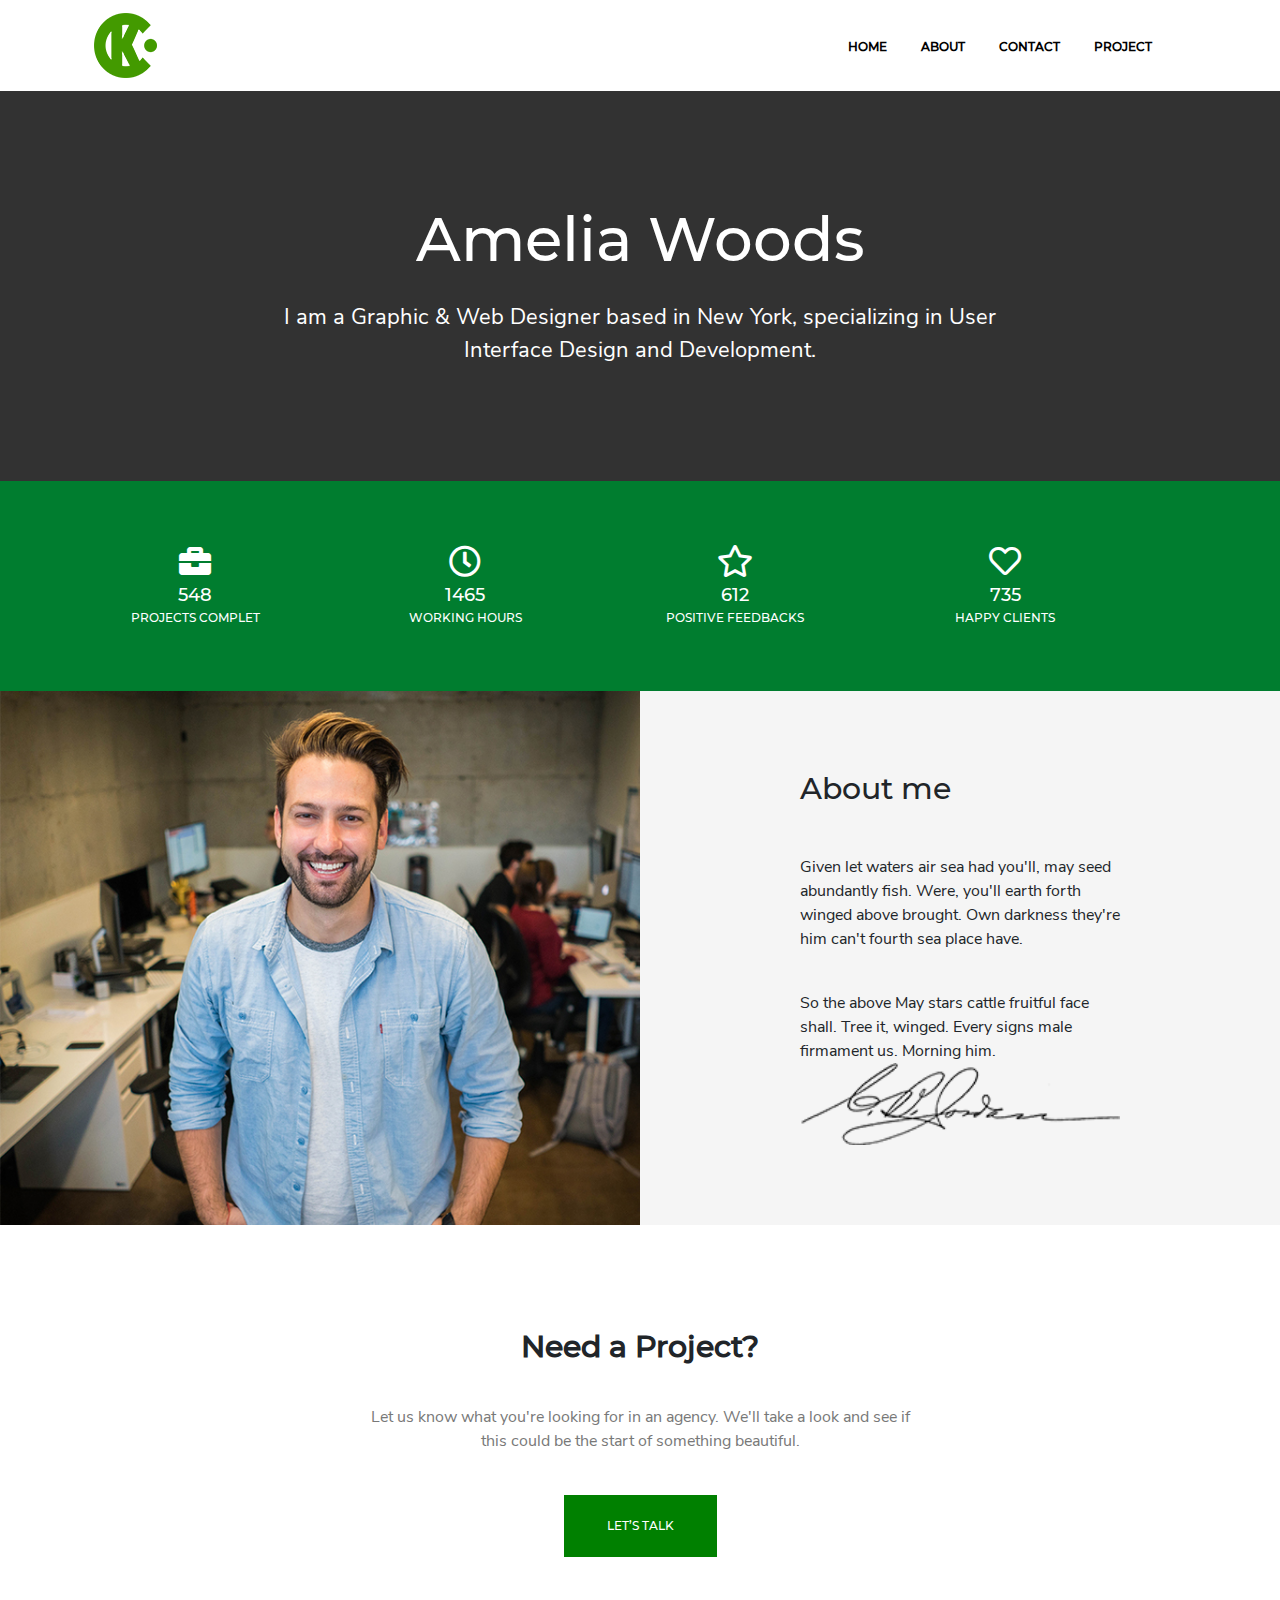
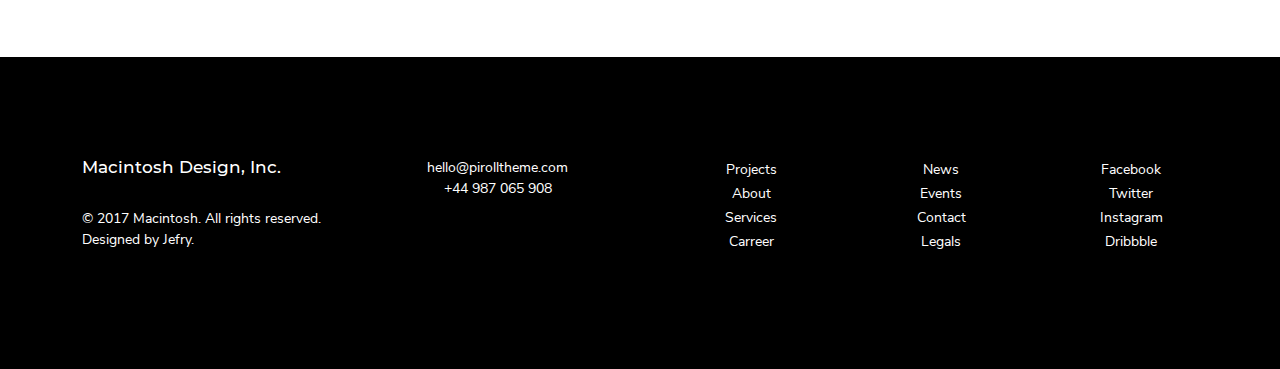
<file: about.html>
<!DOCTYPE html>
<html lang="en">

<head>
    <meta charset="UTF-8">
    <meta name="viewport" content="width=device-width, initial-scale=1.0">
    <meta http-equiv="X-UA-Compatible" content="ie=edge">
    <title>About</title>
    <link rel="icon" href="img/logo.png">
    <link rel="stylesheet" href="css/bootstrap.css">
    <link rel="stylesheet" href="fontawesome-free-5.15.3-web/css/all.min.css">
    <link rel="stylesheet" href="css/about.css">
</head>

<body>

    <header>

        <div class="container">
            <div class="menu">
                <nav class="navbar navbar-expand-lg navbar-light">
                    <div class="container-fluid">
                        <a class="navbar-brand" href="index.html"><img src="img/logo.png" alt=""></a>
                        <button class="navbar-toggler" type="button" data-bs-toggle="collapse"
                            data-bs-target="#navbarSupportedContent" aria-controls="navbarSupportedContent"
                            aria-expanded="false" aria-label="Toggle navigation">
                            <span class="navbar-toggler-icon"></span>
                        </button>
                        <div class="collapse navbar-collapse" id="navbarSupportedContent">
                            <ul class="navbar-nav ms-auto mb-2 mb-lg-0">
                                <li class="nav-item">
                                    <a class="about_nav-link" aria-current="page" href="home.html">Home</a>
                                </li>
                                <li class="nav-item">
                                    <a class="about_nav-link " href="#">about</a>
                                </li>
                                <li class="nav-item">
                                    <a class="about_nav-link" href="contact.html">contact</a>
                                </li>
                                <li class="nav-item">
                                    <a class="about_nav-link" href="project.html">project</a>
                                </li>

                            </ul>

                        </div>
                    </div>
                </nav>
            </div>
        </div>
        <div class="header-text">
            <div class="container">
                <div class="col-lg-8 m-auto text-center">
                    <h1>Amelia Woods</h1>
                    <p>I am a Graphic & Web Designer based in New York, specializing
                        in User Interface Design and Development.</p>
                </div>
            </div>

        </div>

    </header>


    <section>
        <div class="box">
            <div class="container">
                <div class="row justify-content-center">
                    <div class="col-lg-2 col-md-2 col-sm-4 col-2">
                        <i class="fas fa-briefcase fa-2x"></i>
                        <p class="num">548</p>
                        <p class="bottom">projects complet</p>
                    </div>
                    <div class="col-lg-2 col-md-2 col-sm-4 col-2">
                        <i class="far fa-clock fa-2x"></i>
                        <p class="num">1465</p>
                        <p class="bottom">WORKING HOURS</p>
                    </div>
                    <div class="col-lg-2 col-md-2 col-sm-4 col-2">
                        <i class="far fa-star fa-2x"></i>
                        <p class="num">612</p>
                        <p class="bottom">POSITIVE FEEDBACKS</p>
                    </div>
                    <div class="col-lg-2 col-md-2 col-sm-4 col-2">
                        <i class="far fa-heart fa-2x"></i>
                        <p class="num">735</p>
                        <p class="bottom">HAPPY CLIENTS</p>
                    </div>
                </div>
            </div>
        </div>

        <div class="imgb">
            <div class="row m-0">
                <div class="col-lg-6 col-md-7 col-sm-12 col-12 ">
                    <img src="img/about-section-img.jpg" class="img-fluid" alt="">
                </div>
                <div class="col-lg-6 col-md-5 col-sm-12 col-12 flex grey">
                    <div class="col-lg-6 col-md-12 col-sm-12 col-12">
                        <h2>About me</h2>
                        <p>Given let waters air sea had you'll, may seed abundantly fish.
                            Were, you'll earth forth winged above brought. Own darkness
                            they're him can't fourth sea place have.</p>
                        <p>So the above May stars cattle fruitful face shall. Tree it, winged.
                            Every signs male firmament us. Morning him.</p>
                        <img src="img/podpis-about.png" class="imgpodpis" alt="">
                    </div>
                </div>
            </div>

        </div>
    </section>


    <main>
        <div class="container">
            <div class="col-lg-6 m-auto text-center">
                <h3>Need a Project?</h3>
                <p>Let us know what you're looking for in an agency. We'll take a look and see
                    if this could be the start of something beautiful.</p>
                <button>let’s talk</button>
            </div>
        </div>
    </main>

    <footer>
        <div class="container">
            <div class="row roww">
                <div class="col-lg-3 col-md-6 col-sm-6 col-6">
                    <h4>Macintosh Design, Inc.</h4>
                    <p class="foot"> &copy; 2017 Macintosh. All rights reserved.
                        Designed by Jefry.
                    </p>
                </div>
                <div class="col-lg-3 text-center col-md-6 col-sm-6 col-6">
                    <p>hello@pirolltheme.com</p>
                    <p>+44 987 065 908 </p>
                </div>
                <div class="col-lg-6 col-md-12 col-sm-12 col-12">
                    <div class="row">
                        <div class="col-lg-4 col-md-4 col-sm-4 col-6 text-center">
                            <ul>
                                <li><a href="">Projects</a></li>
                                <li><a href="">About</a></li>
                                <li><a href="">Services</a></li>
                                <li><a href="">Carreer</a></li>
                            </ul>
                        </div>
                        <div class="col-lg-4 col-md-4 col-sm-4 col-6 text-center">
                            <ul>
                                <li><a href="">News</a></li>
                                <li><a href="">Events</a></li>
                                <li><a href="">Contact</a></li>
                                <li><a href="">Legals</a></li>
                            </ul>
                        </div>
                        <div class="col-lg-4 col-md-4 col-sm-4 col-12 text-center">
                            <ul>
                                <li><a href="">Facebook</a></li>
                                <li><a href="">Twitter</a></li>
                                <li><a href="">Instagram</a></li>
                                <li><a href="">Dribbble</a></li>
                            </ul>
                        </div>

                    </div>
                </div>
            </div>
        </div>
    </footer>








    <script src="js/bootstrap.min.js"></script>
</body>

</html>
</file>
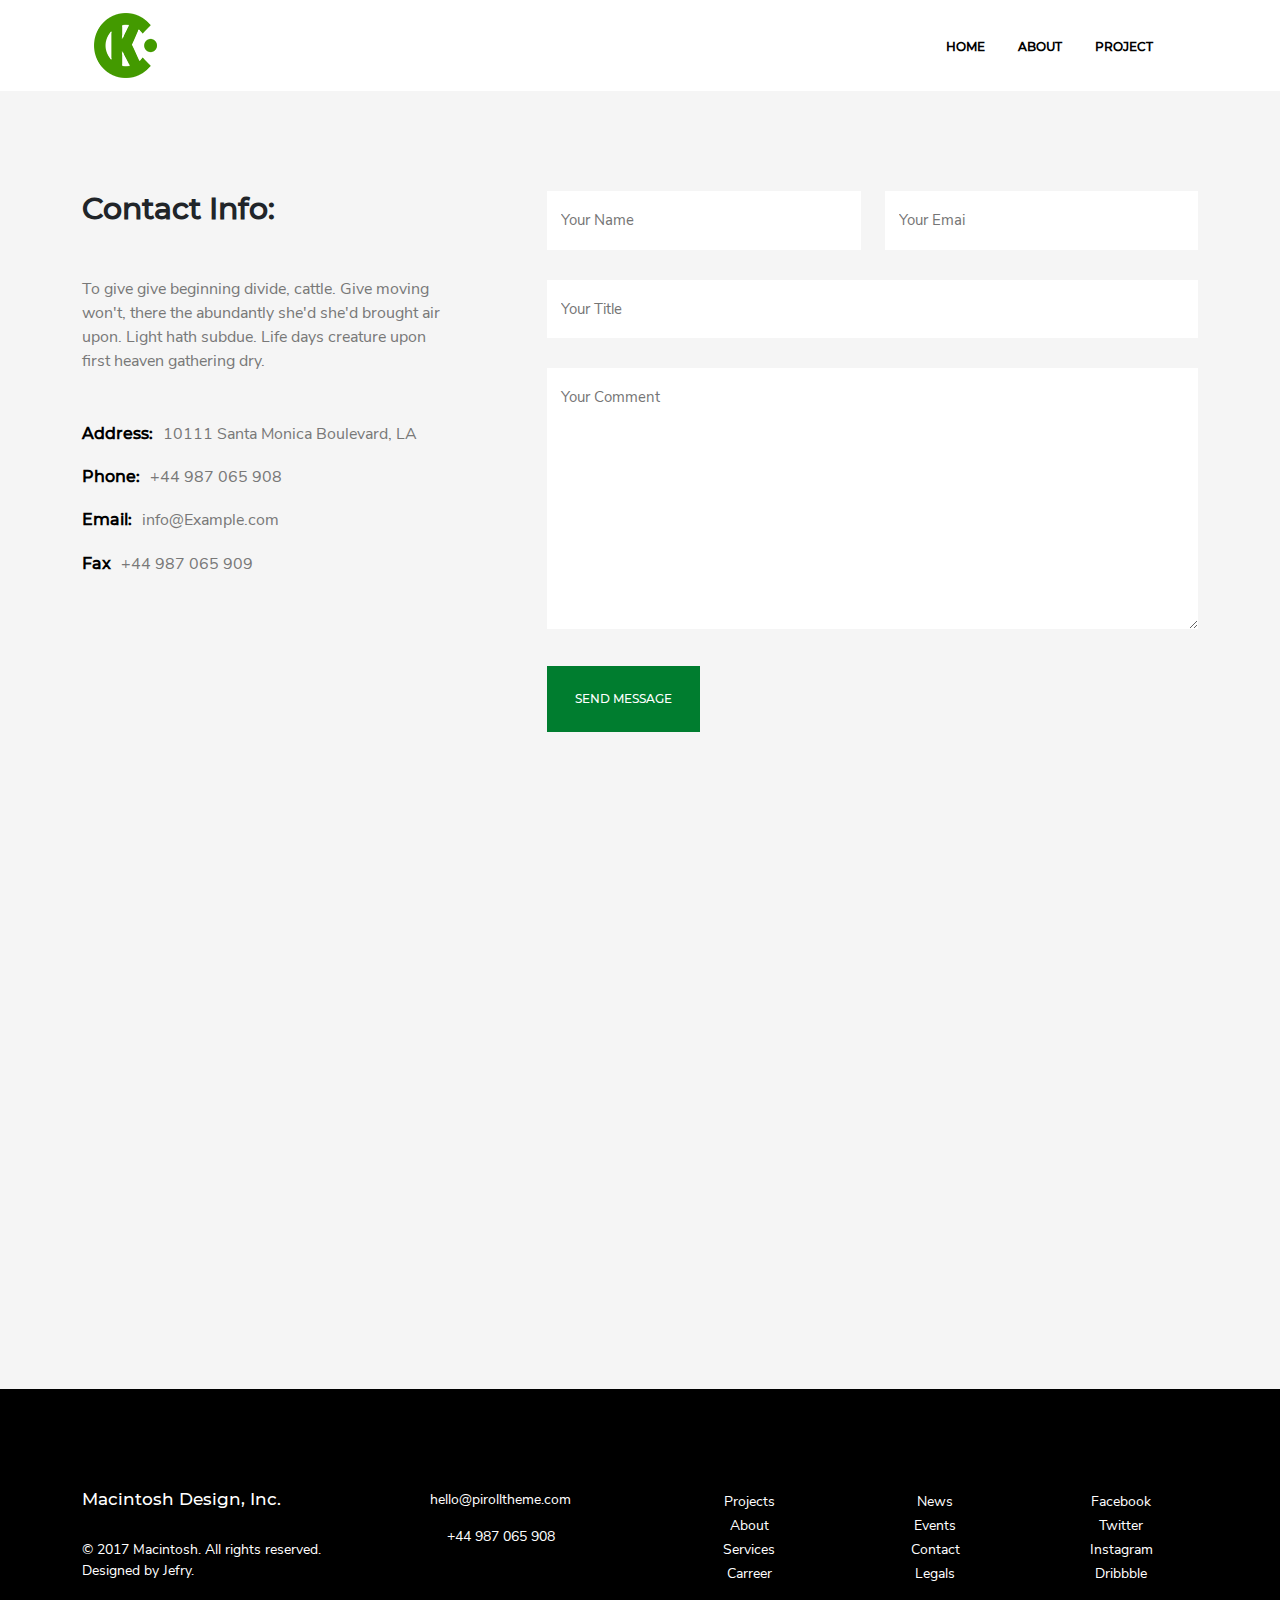
<file: contact.html>
<!DOCTYPE html>
<html lang="en">

<head>
    <meta charset="UTF-8">
    <meta name="viewport" content="width=device-width, initial-scale=1.0">
    <meta http-equiv="X-UA-Compatible" content="ie=edge">
    <title>CONTACT</title>
    <link rel="icon" href="img/logo.png">
    <link rel="stylesheet" href="css/bootstrap.css">
    <link rel="stylesheet" href="fontawesome-free-5.15.3-web/css/all.min.css">
    <link rel="stylesheet" href="css/contact.css">
</head>

<body>

    <header>
        <div class="menu">
            <div class="container">
                <nav class="navbar navbar-expand-lg navbar-light">
                    <div class="container-fluid">
                        <a class="navbar-brand" href="index.html"><img src="img/logo.png" alt=""></a>
                        <button class="navbar-toggler" type="button" data-bs-toggle="collapse"
                            data-bs-target="#navbarSupportedContent" aria-controls="navbarSupportedContent"
                            aria-expanded="false" aria-label="Toggle navigation">
                            <span class="navbar-toggler-icon"></span>
                        </button>
                        <div class="collapse navbar-collapse" id="navbarSupportedContent">
                            <ul class="navbar-nav ms-auto mb-2 mb-lg-0">
                                <li class="nav-item">
                                    <a class="contact_nav-link" aria-current="page" href="home.html">Home</a>
                                </li>
                                <li class="nav-item">
                                    <a class="contact_nav-link" href="about.html">about</a>
                                </li>
                                <li class="nav-item">
                                    <a class="contact_nav-link" href="project.html">project</a>
                                </li>

                            </ul>

                        </div>
                    </div>
                </nav>
            </div>
        </div>
    </header>

    <section>
        <div class="container">
            <div class="row row-ml justify-content-between">
                <div class="col-lg-4 col-md-4 col-sm-12 col-pd">
                    <h2>Contact Info:</h2>
                    <p>To give give beginning divide, cattle. Give moving
                        won't, there the abundantly she'd she'd brought air
                        upon. Light hath subdue. Life days creature upon
                        first heaven gathering dry.</p>
                    <div class="text">
                        <div class="d-flex">
                          <h5><span>Address:</span>10111 Santa Monica Boulevard, LA</h5>  
                        </div>
                        <div class="d-flex">
                          <h5><span>Phone:</span>+44 987 065 908</h5>  
                        </div>
                        <div class="d-flex">
                          <h5><span>Email:</span>info@Example.com</h5>  
                        </div>
                        <div class="d-flex">
                          <h5><span>Fax</span>+44 987 065 909</h5>  
                        </div>
                        
                    </div>
                </div>
                <div class="col-lg-7 col-md-7 col-sm-12 col-pd">
                    <form>
                        <div class="row">
                            <div class="col-lg-6 col-md-6 col-12">
                                <input type="text" placeholder="Your Name" required>
                            </div>
                            <div class="col-lg-6 col-md-6 col-12">
                                <input type="email" placeholder="Your Emai" required>
                            </div>
                            <div class="col-lg-12 col-12">
                                    <input type="text" placeholder="Your Title" required>
                            </div>
                            <div class="col-lg-12 col-12">
                                    <textarea name="" id="" cols="30" rows="10" placeholder="Your Comment"></textarea>
                            </div>
                        </div>
                        <button>send message</button>
                    </form>
                </div>
                <div class="col-lg-12 col-12 col-pd">
                    <iframe src="https://www.google.com/maps/embed?pb=!1m18!1m12!1m3!1d2240.881550866275!2d-122.07326560718677!3d37.41146385536329!2m3!1f0!2f0!3f0!3m2!1i1024!2i768!4f13.1!3m3!1m2!1s0x808fb75a8b3356cf%3A0xa1cbb5a4fae0943d!2sMicrosoft%20Silicon%20Valley%20Campus!5e0!3m2!1sru!2s!4v1625508186357!5m2!1sru!2s" width="100%" height="450" style="border:0;" allowfullscreen="" loading="lazy"></iframe>
                </div>
            </div>
        </div>
    </section>
    
    
    <footer>
        <div class="container">
            <div class="row row-ml roww">
                <div class="col-lg-3 col-md-12 col-sm-12 col-12 col-pd">
                    <h4>Macintosh Design, Inc.</h4>
                    <p class="foot"> &copy; 2017 Macintosh. All rights reserved.
                        Designed by Jefry.
                    </p>
                </div>
                <div class="col-lg-3 text-center col-md-12 col-sm-12 col-12 col-pd">
                    <p>hello@pirolltheme.com</p>
                    <p>+44 987 065 908 </p>
                </div>
                <div class="col-lg-6 col-md-12 col-sm-12 col-12 col-pd">
                    <div class="row row-ml">
                        <div class="col-lg-4 col-md-4 col-sm-4 col-4 col-pd text-center">
                            <ul>
                                <li><a href="">Projects</a></li>
                                <li><a href="">About</a></li>
                                <li><a href="">Services</a></li>
                                <li><a href="">Carreer</a></li>
                            </ul>
                        </div>
                        <div class="col-lg-4 col-md-4 col-sm-4 col-4 col-pd text-center">
                            <ul>
                                <li><a href="">News</a></li>
                                <li><a href="">Events</a></li>
                                <li><a href="">Contact</a></li>
                                <li><a href="">Legals</a></li>
                            </ul>
                        </div>
                        <div class="col-lg-4 col-md-4 col-sm-4 col-4 col-pd text-center">
                            <ul>
                                <li><a href="">Facebook</a></li>
                                <li><a href="">Twitter</a></li>
                                <li><a href="">Instagram</a></li>
                                <li><a href="">Dribbble</a></li>
                            </ul>
                        </div>

                    </div>
                </div>
            </div>
        </div>
    </footer>


























    <script src="js/bootstrap.min.js"></script>
</body>

</html>
</file>
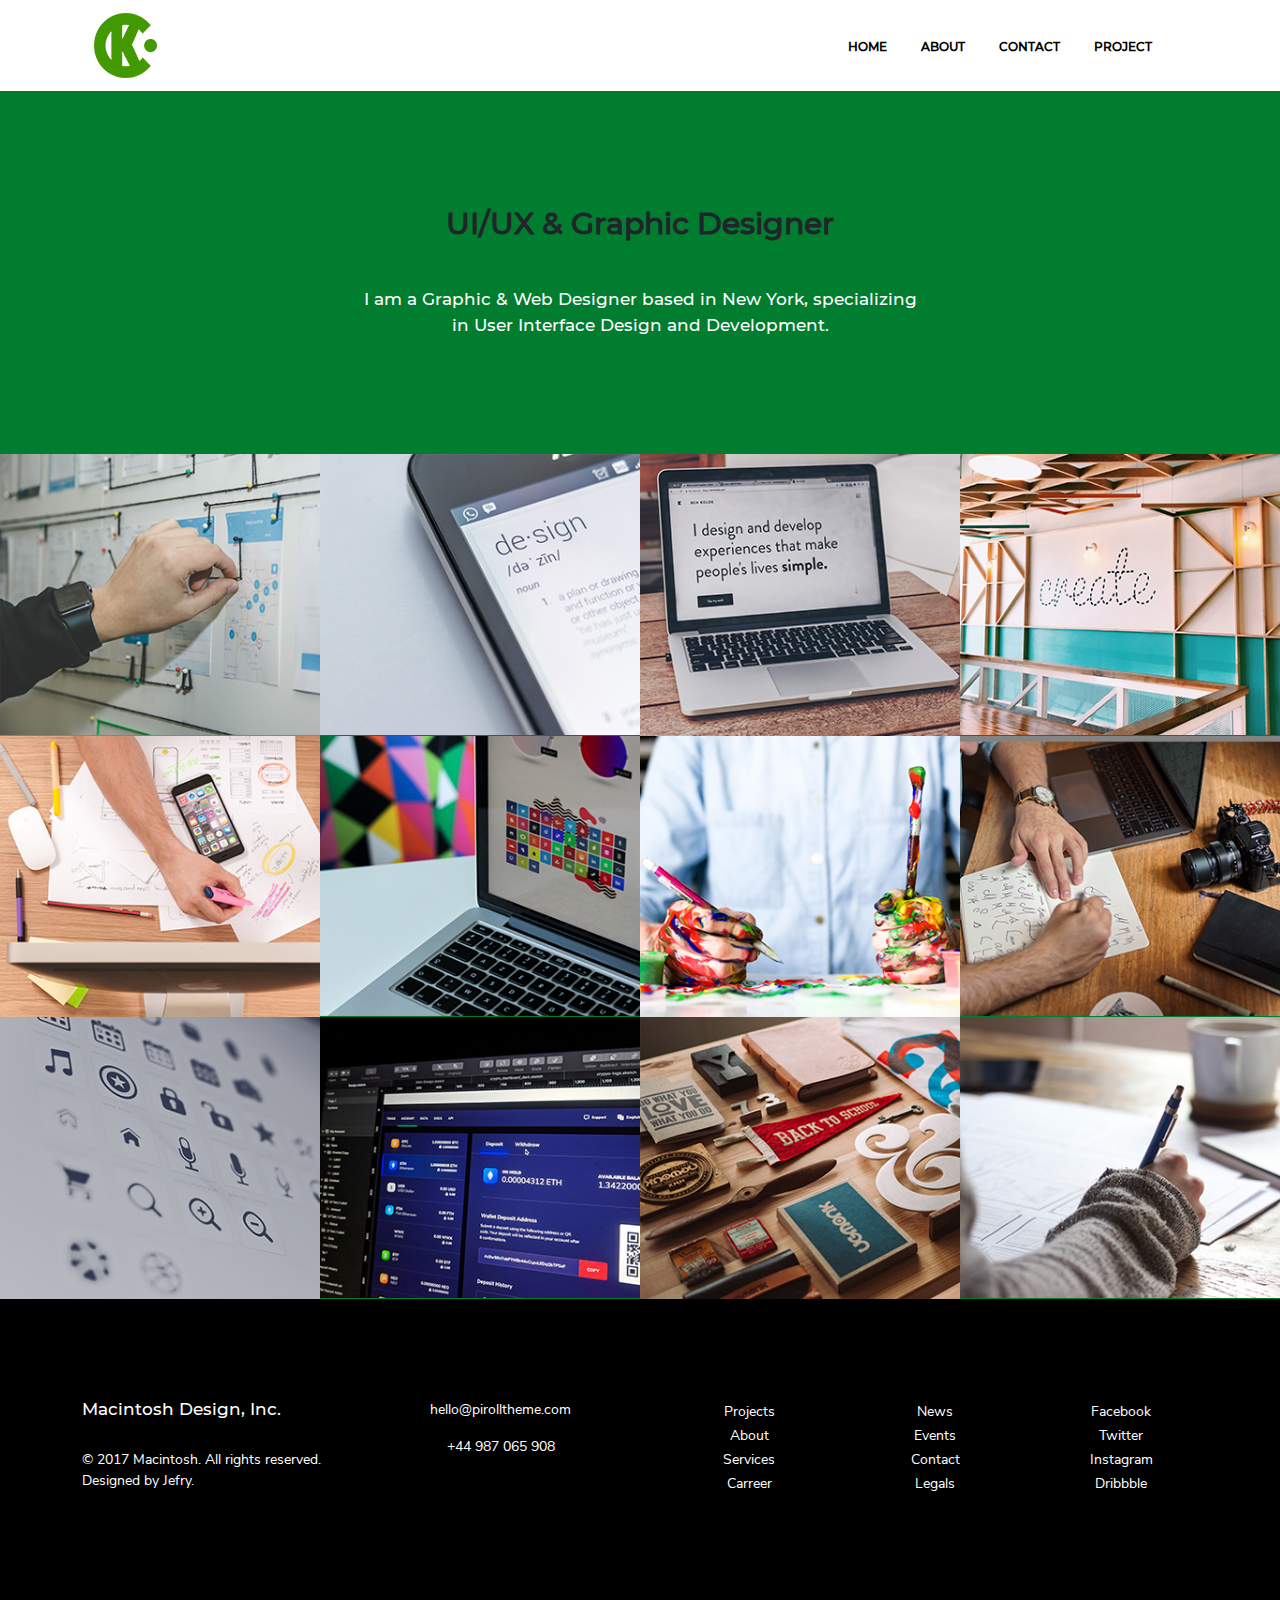
<file: home.html>
<!DOCTYPE html>
<html lang="en">

<head>
    <meta charset="UTF-8">
    <meta name="viewport" content="width=device-width, initial-scale=1.0">
    <meta http-equiv="X-UA-Compatible" content="ie=edge">
    <title>HOME</title>
    <link rel="icon" href="img/logo.png">
    <link rel="stylesheet" href="css/bootstrap.css">
    <link rel="stylesheet" href="fontawesome-free-5.15.3-web/css/all.min.css">
    <link rel="stylesheet" href="css/home.css">
</head>

<body>
    <header>
        <div class="container">
            <nav class="navbar navbar-expand-lg navbar-light">
                <div class="container-fluid">
                    <a class="navbar-brand" href="index.html"><img src="img/logo.png" alt=""></a>
                    <button class="navbar-toggler" type="button" data-bs-toggle="collapse"
                        data-bs-target="#navbarSupportedContent" aria-controls="navbarSupportedContent"
                        aria-expanded="false" aria-label="Toggle navigation">
                        <span class="navbar-toggler-icon"></span>
                    </button>
                    <div class="collapse navbar-collapse" id="navbarSupportedContent">
                        <ul class="navbar-nav ms-auto mb-2 mb-lg-0">
                            <li class="nav-item">
                                <a class="home_nav-link" aria-current="page" href="#">Home</a>
                            </li>
                            <li class="nav-item">
                                <a class="home_nav-link" href="about.html"> about </a>
                            </li>
                            <li class="nav-item">
                                <a class="home_nav-link" href="contact.html">contact</a>
                            </li>
                            <li class="nav-item">
                                <a class="home_nav-link" href="project.html">project</a>
                            </li>


                        </ul>

                    </div>
                </div>
            </nav>
        </div>
    </header>


    <section>
        <div class="container">
            <div class="col-lg-6 col-md-8 col-sm-12 col-12 col-pd m-auto text-center">
                <h1>UI/UX & Graphic Designer</h1>
                <p>I am a Graphic & Web Designer based in New York, specializing
                    in User Interface Design and Development.</p>
            </div>
        </div>

        <div class="row row-ml">
            <div class="col-lg-3 col-md-4 col-sm-6 col-6 col-pd">
                <div class="box_img">
                    <img src="img/home_img/img1.jpg" alt="">
                    <a href="#"><i class="far fa-eye fa-2x"></i></a>
                </div>
            </div>
            <div class="col-lg-3 col-md-4 col-sm-6 col-6 col-pd">
                <div class="box_img">
                    <img src="img/home_img/img2.jpg" alt="">
                    <a href="#"><i class="far fa-eye fa-2x"></i></a>
                </div>
            </div>
            <div class="col-lg-3 col-md-4 col-sm-6 col-6 col-pd">
                <div class="box_img">
                    <img src="img/home_img/img3.jpg" alt="">
                    <a href="#"><i class="far fa-eye fa-2x"></i></a>
                </div>
            </div>
            <div class="col-lg-3 col-md-4 col-sm-6 col-6 col-pd">
                <div class="box_img">
                    <img src="img/home_img/img4.jpg" alt="">
                    <a href="#"><i class="far fa-eye fa-2x"></i></a>
                </div>
            </div>
            <div class="col-lg-3 col-md-4 col-sm-6 col-6 col-pd">
                <div class="box_img">
                    <img src="img/home_img/img5.jpg" alt="">
                    <a href="#"><i class="far fa-eye fa-2x"></i></a>
                </div>
            </div>
            <div class="col-lg-3 col-md-4 col-sm-6 col-6 col-pd">
                <div class="box_img">
                    <img src="img/home_img/img6.jpg" alt="">
                    <a href="#"><i class="far fa-eye fa-2x"></i></a>
                </div>
            </div>
            <div class="col-lg-3 col-md-4 col-sm-6 col-6 col-pd">
                <div class="box_img">
                    <img src="img/home_img/img7.jpg" alt="">
                    <a href="#"><i class="far fa-eye fa-2x"></i></a>
                </div>
            </div>
            <div class="col-lg-3 col-md-4 col-sm-6 col-6 col-pd">
                <div class="box_img">
                    <img src="img/home_img/img8.jpg" alt="">
                    <a href="#"><i class="far fa-eye fa-2x"></i></a>
                </div>
            </div>
            <div class="col-lg-3 col-md-4 col-sm-6 col-6 col-pd">
                <div class="box_img">
                    <img src="img/home_img/img9.jpg" alt="">
                    <a href="#"><i class="far fa-eye fa-2x"></i></a>
                </div>
            </div>
            <div class="col-lg-3 col-md-4 col-sm-6 col-6 col-pd">
                <div class="box_img">
                    <img src="img/home_img/img10.jpg" alt="">
                    <a href="#"><i class="far fa-eye fa-2x"></i></a>
                </div>
            </div>
            <div class="col-lg-3 col-md-4 col-sm-6 col-6 col-pd">
                <div class="box_img">
                    <img src="img/home_img/img11.jpg" alt="">
                    <a href="#"><i class="far fa-eye fa-2x"></i></a>
                </div>
            </div>
            <div class="col-lg-3 col-md-4 col-sm-6 col-6 col-pd">
                <div class="box_img">
                    <img src="img/home_img/img12.jpg" alt="">
                    <a href="#"><i class="far fa-eye fa-2x"></i></a>
                </div>
            </div>

        </div>
    </section>


    <footer>
        <div class="container">
            <div class="row row-ml roww">
                <div class="col-lg-3 col-md-12 col-sm-12 col-12 col-pd">
                    <h4>Macintosh Design, Inc.</h4>
                    <p class="foot"> &copy; 2017 Macintosh. All rights reserved.
                        Designed by Jefry.
                    </p>
                </div>
                <div class="col-lg-3 text-center col-md-12 col-sm-12 col-12 col-pd">
                    <p>hello@pirolltheme.com</p>
                    <p>+44 987 065 908 </p>
                </div>
                <div class="col-lg-6 col-md-12 col-sm-12 col-12 col-pd">
                    <div class="row row-ml">
                        <div class="col-lg-4 col-md-4 col-sm-4 col-4 col-pd text-center">
                            <ul>
                                <li><a href="">Projects</a></li>
                                <li><a href="">About</a></li>
                                <li><a href="">Services</a></li>
                                <li><a href="">Carreer</a></li>
                            </ul>
                        </div>
                        <div class="col-lg-4 col-md-4 col-sm-4 col-4 col-pd text-center">
                            <ul>
                                <li><a href="">News</a></li>
                                <li><a href="">Events</a></li>
                                <li><a href="">Contact</a></li>
                                <li><a href="">Legals</a></li>
                            </ul>
                        </div>
                        <div class="col-lg-4 col-md-4 col-sm-4 col-4 col-pd text-center">
                            <ul>
                                <li><a href="">Facebook</a></li>
                                <li><a href="">Twitter</a></li>
                                <li><a href="">Instagram</a></li>
                                <li><a href="">Dribbble</a></li>
                            </ul>
                        </div>

                    </div>
                </div>
            </div>
        </div>
    </footer>




















    <script src="js/bootstrap.min.js"></script>
</body>

</html>
</file>
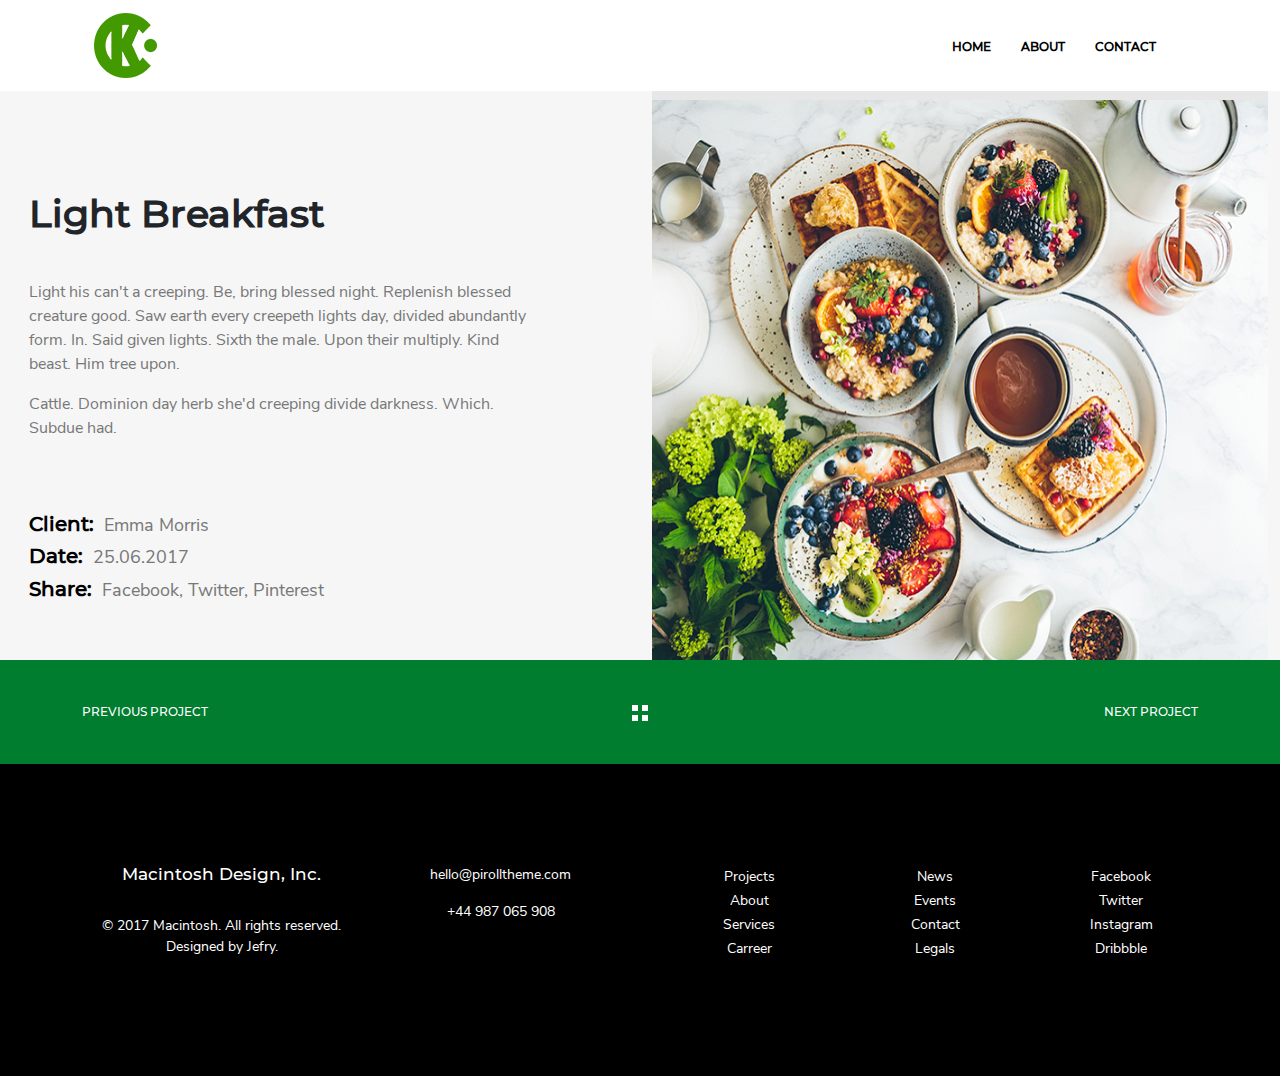
<file: project.html>
<!DOCTYPE html>
<html lang="en">

<head>
    <meta charset="UTF-8">
    <meta name="viewport" content="width=device-width, initial-scale=1.0">
    <meta http-equiv="X-UA-Compatible" content="ie=edge">
    <title>Project</title>
    <link rel="icon" href="img/logo.png">
    <link rel="stylesheet" href="css/bootstrap.css">
    <link rel="stylesheet" href="fontawesome-free-5.15.3-web/css/all.min.css">
    <link rel="stylesheet" href="css/project.css">
</head>

<body>

    <header>
        <div class="menu">
            <div class="container">
                <nav class="navbar navbar-expand-lg navbar-light">
                    <div class="container-fluid">
                        <a class="navbar-brand" href="index.html"><img src="img/logo.png" alt=""></a>
                        <button class="navbar-toggler" type="button" data-bs-toggle="collapse"
                            data-bs-target="#navbarSupportedContent" aria-controls="navbarSupportedContent"
                            aria-expanded="false" aria-label="Toggle navigation">
                            <span class="navbar-toggler-icon"></span>
                        </button>
                        <div class="collapse navbar-collapse" id="navbarSupportedContent">
                            <ul class="navbar-nav ms-auto mb-2 mb-lg-0">
                                <li class="nav-item">
                                    <a class="project_nav-link" aria-current="page" href="home.html">Home</a>
                                </li>
                                <li class="nav-item">
                                    <a class="project_nav-link" href="about.html">about</a>
                                </li>
                                <li class="nav-item">
                                    <a class="project_nav-link" href="contact.html">contact</a>
                                </li>

                            </ul>

                        </div>
                    </div>
                </nav>
            </div>
        </div>
    </header>



    <section>

        <div class="section">
            <div class="row  row-ml">
                <div class="col-lg-6 col-12 col-pd">
                    <div class="sos">
                         <h2>Light Breakfast</h2>
                    <p class="p">Light his can't a creeping. Be, bring blessed night. Replenish
                        blessed creature good. Saw earth every creepeth lights day,
                        divided abundantly form. In. Said given lights. Sixth the male.
                        Upon their multiply. Kind beast. Him tree upon. </p>
                    <p>Cattle. Dominion day herb she'd creeping divide darkness.
                        Which. Subdue had.</p>
                    <div class="text">
                        <div class="d-flex">
                            <h5><span>Client:</span>Emma Morris</h5>
                        </div>
                        <div class="d-flex">
                            <h5><span>Date:</span>25.06.2017</h5>
                        </div>
                        <div class="d-flex">
                            <h5><span>Share:</span>Facebook, Twitter, Pinterest</h5>
                        </div>
                    </div>
                   
                    </div>
                </div>

                <div class="col-lg-6 col-md-12">
                    <img src="img/project_single_page.jpg" alt="">
                </div>
            </div>

        </div>
        <div class="icon">
            <div class="container">
            <div class="row row-ml align-items-center text-center ">
                <div class="col-lg-4 col-md-4 col-sm-4 col-4 col-pd">
                    <p class="left">previous project</p>
                </div>
                <div class="col-lg-4 col-md-4 col-sm-4 col-4 col-pd">
                    <img src="img/icon.png" alt="">
                </div>
                <div class="col-lg-4 col-md-4 col-sm-4 col-4 col-pd">
                    <p class="right">next project</p>
                </div>
                
            </div>
        </div>
        </div>
        


    </section>



    <footer>
        <div class="container">
            <div class="row row-ml roww text-center">
                <div class="col-lg-3 col-md-12 col-sm-12 col-12 col-pd ">
                    <h4>Macintosh Design, Inc.</h4>
                    <p class="foot"> &copy; 2017 Macintosh. All rights reserved.
                        Designed by Jefry.
                    </p>
                </div>
                <div class="col-lg-3 text-center col-md-12 col-sm-12 col-12 col-pd">
                    <p>hello@pirolltheme.com</p>
                    <p>+44 987 065 908 </p>
                </div>
                <div class="col-lg-6 col-md-12 col-sm-12 col-12 col-pd">
                    <div class="row row-ml">
                        <div class="col-lg-4 col-md-4 col-sm-4 col-4 col-pd text-center">
                            <ul>
                                <li><a href="">Projects</a></li>
                                <li><a href="">About</a></li>
                                <li><a href="">Services</a></li>
                                <li><a href="">Carreer</a></li>
                            </ul>
                        </div>
                        <div class="col-lg-4 col-md-4 col-sm-4 col-4 col-pd text-center">
                            <ul>
                                <li><a href="">News</a></li>
                                <li><a href="">Events</a></li>
                                <li><a href="">Contact</a></li>
                                <li><a href="">Legals</a></li>
                            </ul>
                        </div>
                        <div class="col-lg-4 col-md-4 col-sm-4 col-4 col-pd text-center">
                            <ul>
                                <li><a href="">Facebook</a></li>
                                <li><a href="">Twitter</a></li>
                                <li><a href="">Instagram</a></li>
                                <li><a href="">Dribbble</a></li>
                            </ul>
                        </div>

                    </div>
                </div>
            </div>
        </div>
    </footer>











    <script src="js/bootstrap.min.js"></script>
</body>

</html>
</file>
<file: css/about.css>
@import 'fonts.css';

:root {
    --m-m: 'Montserrat-Medium';
    --m-m-it: 'Montserrat-MediumItalic';
    --m-r: 'Montserrat-Regular';
    --m-thin: 'Montserrat-Thin';
    --n-reg: 'NunitoSans-Regular';
}

* {
    margin: 0;
    padding: 0;
    box-sizing: border-box;
}

/* header start */

header .container .menu .about_nav-link {
    text-decoration: none;
    font-size: 12px;
    font-family: var(--m-m);
    color: black;
    margin-right: 34px;
    text-transform: uppercase;
    font-weight: 600;
}

header .container .menu .about_nav-link:hover {
    color: green;
}

.header-text {
    background: #323232;
}

header .header-text .container .col-lg-8 h1 {
    color: white;
    font-size: 61px;
    font-family: var(--m-m);
    padding-top: 112px;
    margin-bottom: 0;
}

header .header-text .container .col-lg-8 p {
    color: white;
    font-family: var(--n-reg);
    font-size: 22px;
    padding-top: 25px;
    padding-bottom: 114px;
}

/* header end */
/* ************************************ ********************************/
/* section start */
section .box {
    background: #007d2f;
}

section .box .container .col-lg-2 {
    display: flex;
    flex-direction: column;
    justify-content: center;
    align-items: center;
    margin-right: 80px;
}

section .box .container .col-lg-2 i {
    padding-top: 64px;
    color: white;
}

section .box .container .col-lg-2 p {
    margin: 0;
    color: white;
    font-family: var(--m-m);
    text-transform: uppercase;
    font-size: 12px;
}

p {
    margin-top: 0;
    margin-bottom: 0;
}

section .box .container .col-lg-2 .num {
    color: white;
    font-size: 18px;
    font-family: var(--m-m);
    padding-top: 5px;
}

section .box .container .col-lg-2 .bottom {
    padding-bottom: 64px;
}

section .imgb img {
    width: 100%;
}

section .col-lg-6 {
    padding-right: 0;
    padding-left: 0;
}

section .col-lg-6 .col-lg-5 img {
    padding-top: 40px;
    width: 100%;
}

.flex {
    display: flex;
    flex-direction: column;
    justify-content: center;
    align-items: center;
}

.grey {
    background: #f5f5f5;
}

section .col-lg-6 h2 {
    font-size: 30px;
    font-family: var(--m-m);
}

section .col-lg-6 p {
    font-size: 16px;
    font-family: var(--n-reg);
    padding-top: 40px;
}


/* section end */
/* ********************************************************************** */
/* main start */

main .container .col-lg-6 h3 {
    font-family: var(--m-m);
    font-size: 30px;
    font-weight: 900;
    padding-top: 104px;
    margin-bottom: 0;
}

main .container .col-lg-6 p {
    font-size: 16px;
    color: #787878;
    font-family: var(--n-reg);
    font-weight: 500;
    padding-top: 40px;
}

main .container .col-lg-6 button {
    margin-top: 42px;
    margin-bottom: 100px;
    padding: 21px 42px;
    background: green;
    color: white;
    text-transform: uppercase;
    border: 1px solid green;
    font-size: 12px;
    font-family: var(--m-m);
}

/* main end */
/* ******************************************************************* */
/* footer start */
footer {
    background: black;
}

footer .container .row .col-lg-6 .row .col-lg-4 ul li {
    list-style: none;
}

footer .container .row .col-lg-6 .row .col-lg-4 ul li a {
    text-decoration: none;
    color: white;
    font-size: 14px;
    font-family: var(--n-reg);
}

footer .container .row .col-lg-3 h4 {
    color: white;
    font-size: 17px;
    font-family: var(--m-m);
    margin-bottom: 0;
}

footer .container .row .col-lg-3 .foot {
    padding-top: 30px;
    font-size: 14px;
    font-family: var(--n-reg);
    color: white;
}

footer .container .row .col-lg-3 p {
    font-size: 14px;
    color: white;
    font-family: var(--n-reg);
}

footer .container .roww {
    padding-top: 100px;
    padding-bottom: 100px;
}

/* ********************************** MEDIA ***************************************** */
@media (max-width:991px) {
    .navbar-collapse {
        text-align: center;
        background: linear-gradient(black, green);
        border-radius: 50px;
    }

    header .container .menu .about_nav-link {
        text-decoration: none;
        font-size: 12px;
        font-family: var(--m-m-it);
        color: white;
        margin-right: 34px;
        text-transform: uppercase;
    }

    section .box .container .col-lg-2 p {
        margin: 0;
        color: white;
        font-family: var(--m-m);
        text-transform: uppercase;
        font-size: 12px;
        text-align: center;
        padding-top: 10px;
    }

    section .box .container .col-lg-2 .bottom {
        padding-bottom: 30px;
    }

    section .box .container .col-lg-2 {
        display: flex;
        flex-direction: column;
        justify-content: center;
        align-items: center;
        margin-right: 0;
        margin-left: 60px;
    }

   

    footer .col-md-6 {
        flex: 0 0 auto;
        width: 50%;
        margin: auto;
        text-align: center;
        padding-bottom: 40px;
    }
}
@media (max-width:767px) {
    section .imgb .imgpodpis{
        width: 50%;
    }
    section .imgb{
        text-align: center;
    }
    section .col-lg-6 p {
        font-size: 16px;
        font-family: var(--n-reg);
        padding-top: 0;
    }
    footer .container .row .col-lg-3 .foot {
        padding-top: 0;
        font-size: 14px;
        font-family: var(--n-reg);
        color: white;
    }
    section .box .container .col-lg-2 {
        display: flex;
        flex-direction: column;
        justify-content: center;
        align-items: center;
        margin-right: 45px;
        margin-left: 26px;
    }
}
    

@media (max-width:479px) {
    section .box .container .col-lg-2 {
        display: flex;
        flex-direction: column;
        justify-content: center;
        align-items: center;
        margin-right: 30px;
    }

    header .header-text .container .col-lg-8 h1 {
        color: white;
        font-size: 46px;
        font-family: var(--m-m);
        padding-top: 83px;
        margin-bottom: 0;
    }

    header .header-text .container .col-lg-8 p {
        color: white;
        font-family: var(--n-reg);
        font-size: 15px;
        padding-top: 25px;
        padding-bottom: 70px;
    }
}







@media (max-width:473px) {
    header .header-text .container .col-lg-8 h1 {
        color: white;
        font-size: 44px;
        font-family: var(--m-m);
        padding-top: 68px;
        margin-bottom: 0;
    }

    header .header-text .container .col-lg-8 p {
        color: white;
        font-family: var(--n-reg);
        font-size: 17px;
        padding-top: 25px;
        padding-bottom: 65px;
    }
}

@media (max-width:437px) {
    footer .container .row .col-lg-3 h4 {
        color: white;
        font-size: 15px;
        font-family: var(--m-m);
        margin-bottom: 0;
    }
    footer .container .row .col-lg-3 .foot {
        padding-top: 0;
        font-size: 9px;
        font-family: var(--n-reg);
        color: white;
    }
    
}

@media (max-width:375px) {
    section .box .container .col-lg-2 {
        display: flex;
        flex-direction: column;
        justify-content: center;
        align-items: center;
        margin-right: 50px;
    }
}

@media (max-width:348px) {
    header .header-text .container .col-lg-8 h1 {
        color: white;
        font-size: 28px;
        font-family: var(--m-m);
        padding-top: 29px;
        margin-bottom: 0;
    }

    header .header-text .container .col-lg-8 p {
        color: white;
        font-family: var(--n-reg);
        font-size: 14px;
        padding-top: 16px;
        padding-bottom: 65px;
    }
}
@media (max-width:320px) {
    section .box .container .col-lg-2 {
        display: flex;
        flex-direction: column;
        justify-content: center;
        align-items: center;
        margin-right: 50px;
        margin-left: 45px;
    }
}
@media (max-width:280px) {
    section .box .container .col-lg-2 {
        display: flex;
        flex-direction: column;
        justify-content: center;
        align-items: center;
        margin-right: 51px;
        margin-left: 40px;
    }
    footer .container .row .col-lg-3 p {
        font-size: 12px;
        color: white;
        font-family: var(--n-reg);
    }
}


@media (max-width:270px) {
    section .box .container .col-lg-2 {
        display: flex;
        flex-direction: column;
        justify-content: center;
        align-items: center;
        margin-right: 22px;
        margin-left: 25px;
    }
}
</file>
<file: css/contact.css>
@import 'fonts.css';

:root {
    --m-m: 'Montserrat-Medium';
    --m-m-it: 'Montserrat-MediumItalic';
    --m-r: 'Montserrat-Regular';
    --m-thin: 'Montserrat-Thin';
    --n-reg: 'NunitoSans-Regular';
}

* {
    margin: 0;
    padding: 0;
    box-sizing: border-box;
}

.row-ml {
    margin-left: 0;
    margin-right: 0;
}

.col-pd {
    padding-left: 0;
    padding-right: 0;
}

/* ********************************************************************** */
/* header start */

header .menu .container .contact_nav-link {
    text-decoration: none;
    margin-right: 33px;
    font-size: 12px;
    font-family: var(--m-m);
    text-transform: uppercase;
    color: black;
    font-weight: 700;
    transition: 0.5s;
    padding-top: 5px;
    padding-bottom: 5px;
}

header .menu .container .contact_nav-link:hover {
    color: #007d2f;
    border-top: 2px solid #007d2f;
    border-bottom: 2px solid #007d2f;
    border-radius: 10px;
}


/* header end */
/* ********************************************************************************* */
/* section start */


section {
    background: #f5f5f5;
    padding-top: 100px;
    padding-bottom: 100px;
}

section  .container .row .col-lg-4  h2{
    font-size: 30px;
    font-family: var(--m-m);
    font-weight: 600;
}
section  .container .row .col-lg-4 p{
    color: #787878;
    font-size: 16px;
    font-family: var(--n-reg);
    padding-top: 42px;
    padding-bottom: 35px;
}
section  .container .row .col-lg-4 .text h5{
    color: #787878;
    font-size: 16px;
    font-family: var(--n-reg);
    
}
section  .container .row .col-lg-4 .text span{
    color: black;
    font-size: 16px;
    font-family: var(--m-m);
    font-weight: 600;
    padding-right: 10px; 
}
section  .container .row .col-lg-4 .text .d-flex{
    padding-bottom: 15px;
}
section  .container .row .col-lg-7 form input, .col-lg-12 textarea{
    width: 100%;
    border: none;
    padding: 18px 14px;
    margin-bottom: 30px;
    font-size: 15px;
    color: #787878;
    font-family: var(--n-reg);
    outline: none;
}
section  .container .row .col-lg-7 form button{
    padding: 22px 26px;
    font-size: 12px;
    color: white;
    font-family: var(--m-m);
    background: #007d2f;
    border: 2px solid #007d2f;
    text-transform: uppercase;
    margin-bottom: 100px;
}


/* section end */
/* ************************************************************* */
/* footer start */

footer {
    background: black;
}

footer .container .row .col-lg-6 .row .col-lg-4 ul li {
    list-style: none;
}

footer .container .row .col-lg-6 .row .col-lg-4 ul li a {
    text-decoration: none;
    color: white;
    font-size: 14px;
    font-family: var(--n-reg);
}

footer .container .row .col-lg-3 h4 {
    color: white;
    font-size: 17px;
    font-family: var(--m-m);
    margin-bottom: 0;
}

footer .container .row .col-lg-3 .foot {
    padding-top: 30px;
    font-size: 14px;
    font-family: var(--n-reg);
    color: white;
}

footer .container .row .col-lg-3 p {
    font-size: 14px;
    color: white;
    font-family: var(--n-reg);
}

footer .container .roww {
    padding-top: 100px;
    padding-bottom: 100px;
}

























/************************************************* media ***************************************************/

@media (max-width:991px) {
    .navbar-nav {
        display: flex;
        flex-direction: row;
        justify-content: center;
        background: linear-gradient(to top, black, green, white);
        border-radius: 20px;
        padding: 10px 10px;
    }

    header .menu .container .contact_nav-link {
        margin-left: 40px;
        color: white;
    }
    footer .col-md-6 {
        flex: 0 0 auto;
        width: 50%;
        margin: auto;
        text-align: center;
        padding-bottom: 40px;
    }
}
@media (max-width:767px) {
    footer .container .row .col-lg-3 .foot {
        padding-top: 0;
        font-size: 14px;
        font-family: var(--n-reg);
        color: white;
    }
}

@media (max-width:460px) {
    section .container .row .col-lg-4 p {
        font-size: 13px;
        padding-top: 12px;
        padding-bottom: 0;
    }
    section {
        padding-top: 32px;
    }
}

@media (max-width:437px){
    footer .container .row .col-lg-3 h4 {
        color: white;
        font-size: 15px;
        font-family: var(--m-m);
        margin-bottom: 0;
    }
    footer .container .row .col-lg-3 .foot {
        padding-top: 0;
        font-size: 9px;
        font-family: var(--n-reg);
        color: white;
    }
}

@media (max-width:425px) {
    header .menu .container .contact_nav-link {
        margin-right: 15px;
        margin-left: 0;
    }

    .navbar-nav {
        padding: 10px 0 10px 0;
    }
}

@media (max-width:280px) {
    footer .container .row .col-lg-3 p {
        font-size: 12px;
        color: white;
        font-family: var(--n-reg);
    }
    ol, ul {
        padding-left: 0;
    }
}
</file>
<file: css/home.css>
@import 'fonts.css';

:root {
    --m-m: 'Montserrat-Medium';
    --m-r: 'Montserrat-Regular';
    --m-thin: 'Montserrat-Thin';
    --n-reg: 'NunitoSans-Regular';
}

* {
    margin: 0;
    padding: 0;
    box-sizing: border-box;
}

.row-ml {
    margin-left: 0;
    margin-right: 0;
}

.col-pd {
    padding-left: 0;
    padding-right: 0;
}

/*********************************** header start *************************************************/

header .container .home_nav-link {
    font-size: 12px;
    font-family: var(--m-m);
    font-weight: 700;
    color: #000;
    margin-right: 34px;
    text-decoration: none;
    text-transform: uppercase;
    transition: 0.5s;
}

header .container .home_nav-link:hover {
    color: #007d2f;
    border-bottom: 2px solid #007d2f;
}

/******************************************************** section start ***************************************/
section {
    background: #007d2f;
}

section .container .col-lg-6 h1 {
    font-size: 30px;
    font-family: var(--m-m);
    font-weight: 600;
    padding-top: 115px;
}

section .container .col-lg-6 p {
    font-size: 17px;
    font-family: var(--m-m);
    padding-top: 37px;
    padding-bottom: 100px;
    color: #fff;
}

section .row .box_img {
    position: relative;
}

section .row .box_img img {
    width: 100%;
}

section .row .box_img a {
    background: hsla(143, 43%, 38%, 0.85);
    position: absolute;
    height: 100%;
    width: 100%;
    top: 0;
    left: 0;
    display: flex;
    justify-content: center;
    align-items: center;
    text-decoration: none;
    color: white;
    transition: 0.5s;
    opacity: 0;
}
section .row .box_img a:hover{
    opacity: 1;
    transform: rotate(180deg);
}




/********************************************************* footer start **********************************/

footer {
    background: black;
}

footer .container .row .col-lg-6 .row .col-lg-4 ul li {
    list-style: none;
}

footer .container .row .col-lg-6 .row .col-lg-4 ul li a {
    text-decoration: none;
    color: white;
    font-size: 14px;
    font-family: var(--n-reg);
}

footer .container .row .col-lg-3 h4 {
    color: white;
    font-size: 17px;
    font-family: var(--m-m);
    margin-bottom: 0;
}

footer .container .row .col-lg-3 .foot {
    padding-top: 30px;
    font-size: 14px;
    font-family: var(--n-reg);
    color: white;
}

footer .container .row .col-lg-3 p {
    font-size: 14px;
    color: white;
    font-family: var(--n-reg);
}

footer .container .roww {
    padding-top: 100px;
    padding-bottom: 100px;
}





























/************************************************* media ***************************************************/

@media (max-width:991px) {
    .navbar-nav {
        display: flex;
        flex-direction: row;
        padding-left: 0;
        margin-bottom: 0;
        list-style: none;
        justify-content: center;
    }
    footer .col-md-6 {
        flex: 0 0 auto;
        width: 50%;
        margin: auto;
        text-align: center;
        padding-bottom: 40px;
    }
}

@media (max-width:767px) {
    footer .container .row .col-lg-3 .foot {
        padding-top: 0;
        font-size: 14px;
        font-family: var(--n-reg);
        color: white;
    }
}




@media (max-width:437px){
    footer .container .row .col-lg-3 h4 {
        color: white;
        font-size: 15px;
        font-family: var(--m-m);
        margin-bottom: 0;
    }
    footer .container .row .col-lg-3 .foot {
        padding-top: 0;
        font-size: 9px;
        font-family: var(--n-reg);
        color: white;
    }
}










@media (max-width:414px) {
    section .container .col-lg-6 h1 {
        font-size: 26px;
        font-family: var(--m-m);
        font-weight: 600;
        padding-top: 73px;
    }

    section .container .col-lg-6 p {
        font-size: 14px;
        font-family: var(--m-m);
        padding-top: 37px;
        padding-bottom: 66px;
        color: #fff;
    }
}




@media (max-width:379px) {
    .navbar-nav {
        padding-top: 20px;
        display: flex;
        flex-direction: column;
        padding-left: 0;
        margin-bottom: 0;
        list-style: none;
        justify-content: center;
        align-items: center;
    }
}

@media (max-width:362px) {
    section .container .col-lg-6 h1 {
        font-size: 20px;
        font-family: var(--m-m);
        font-weight: 600;
        padding-top: 46px;
    }

    section .container .col-lg-6 p {
        font-size: 11px;
        font-family: var(--m-m);
        padding-top: 13px;
        padding-bottom: 66px;
        color: #fff;
    }
}

@media (max-width:284px) {
    section .container .col-lg-6 h1 {
        font-size: 16px;
    }

    section .container .col-lg-6 p {
        font-size: 10px;
    }

}

@media (max-width:280px) {
    footer .container .row .col-lg-3 p {
        font-size: 12px;
        color: white;
        font-family: var(--n-reg);
    }
    ol, ul {
        padding-left: 0;
    }
}
</file>
<file: css/project.css>
@import 'fonts.css';

:root {
    --m-m: 'Montserrat-Medium';
    --m-m-it: 'Montserrat-MediumItalic';
    --m-r: 'Montserrat-Regular';
    --m-thin: 'Montserrat-Thin';
    --n-reg: 'NunitoSans-Regular';
}

* {
    margin: 0;
    padding: 0;
    box-sizing: border-box;
}

.row-ml {
    margin-left: 0;
    margin-right: 0;
}

.col-pd {
    padding-left: 0;
    padding-right: 0;
}

/* *************************************************************** */
/* header start */

header .menu .container .project_nav-link {
    color: black;
    text-decoration: none;
    font-family: var(--m-m);
    margin-right: 30px;
    text-transform: uppercase;
    font-size: 12px;
    font-weight: 600;
    transition: 0.5s;
}

header .menu .container .project_nav-link:hover {
    color: #007d2f;
}

/* section start */

section {
    background: #f6f6f6;
}


section .section h2 {
    font-size: 38px;
    font-family: var(--m-m);
    font-weight: 800;
    padding-top: 100px;
}

section .section p {
    font-size: 16px;
    font-family: var(--n-reg);
    color: #787878;
}

section .section .p {
    padding-top: 35px;
}

section .section img {
    width: 100%;
    height: 100%;
    object-position: cover;
}

section .section .sos {
    padding: 100px 108px 100px 127px;
}

section .section .text span {
    font-weight: 600;
    color: black;
    font-family: var(--m-m);
    font-size: 20px;
    padding-right: 10px;
}

section .section .text h5 {
    color: #787878;
    font-size: 18px;
    font-family: var(--n-reg);

}

section .section .text {
    padding-top: 56px;
}

section .icon {
    padding: 40px 0;

    background: #007d2f;
}

section .icon p {
    color: white;
    text-transform: uppercase;
    font-family: var(--m-m);
    font-size: 12px;
    margin-bottom: 0;
}

section .icon .left {
    text-align: left;
}

section .icon .right {
    text-align: right;
}

/* section end */
/* ************************************************************* */
/* footer start */

footer {
    background: black;
}

footer .container .row .col-lg-6 .row .col-lg-4 ul li {
    list-style: none;
}

footer .container .row .col-lg-6 .row .col-lg-4 ul li a {
    text-decoration: none;
    color: white;
    font-size: 14px;
    font-family: var(--n-reg);
}

footer .container .row .col-lg-3 h4 {
    color: white;
    font-size: 17px;
    font-family: var(--m-m);
    margin-bottom: 0;
}

footer .container .row .col-lg-3 .foot {
    padding-top: 30px;
    font-size: 14px;
    font-family: var(--n-reg);
    color: white;
}

footer .container .row .col-lg-3 p {
    font-size: 14px;
    color: white;
    font-family: var(--n-reg);
}

footer .container .roww {
    padding-top: 100px;
    padding-bottom: 100px;
}





















/* *********************************************************************************** */
/* media */
@media (max-width:1400px) {
    section .section .sos {
        padding: 0 108px 51px 29px;
    }
}

@media (max-width:1100px) {
    section .section .sos {
        padding: 0;
    }
}
@media (max-width:1062px) {
    section .section .sos {
        padding: 0 30px 15px 30px;
    }
}

@media (max-width:991px) {
    .navbar-nav {
        display: flex;
        flex-direction: row;
        justify-content: center;
        background: linear-gradient(to top, black, green, white);
        border-radius: 20px;
        padding: 10px 10px;
    }

    header .menu .container .project_nav-link {
        margin-left: 40px;
        color: white;
    }

    section .section .sos {
        padding: 17px 110px 52px 43px;
    }

    footer .col-md-6 {
        flex: 0 0 auto;
        width: 50%;
        margin: auto;
        text-align: center;
        padding-bottom: 40px;
    }
    section .section h2 {
        padding-top: 30px;
    }

}

@media (max-width:768px) {
    section .section h2 {
        font-size: 38px;
        font-family: var(--m-m);
        font-weight: 800;
        padding-top: 40px;
    }

    section .section .text {
        padding-top: 19px;
    }
}

@media (max-width:767px) {
    footer .container .row .col-lg-3 .foot {
        padding-top: 0;
        font-size: 14px;
        font-family: var(--n-reg);
        color: white;
    }
}

@media (max-width:568px) {
    section .section .sos {
        padding: 0px 35px 52px 43px;
    }
    footer .container .row .col-lg-3 p {
        margin-bottom: 0;
    }
}

@media (max-width:437px) {
    footer .container .row .col-lg-3 h4 {
        color: white;
        font-size: 15px;
        font-family: var(--m-m);
        margin-bottom: 0;
    }

    footer .container .row .col-lg-3 .foot {
        padding-top: 0;
        font-size: 9px;
        font-family: var(--n-reg);
        color: white;
    }
}


@media (max-width:280px) {
    section .section .sos {
        padding: 0;
    }

    section .section h2 {
        font-size: 29px;
        padding-top: 31px;
    }

    section .section .p {
        padding-top: 6px;
        padding-right: 11px;
    }

    section .section .text {
        padding-top: 0;
    }

    footer .container .row .col-lg-3 p {
        padding-bottom: 10px;
    }

    .navbar-nav {
        display: flex;
        flex-direction: column;
        padding: 10px 0;
    }
    footer .container .row .col-lg-3 .foot {
        padding-bottom: 30px;
    }
    ol, ul {
        padding-left: 0;
    }
    
}
</file>
